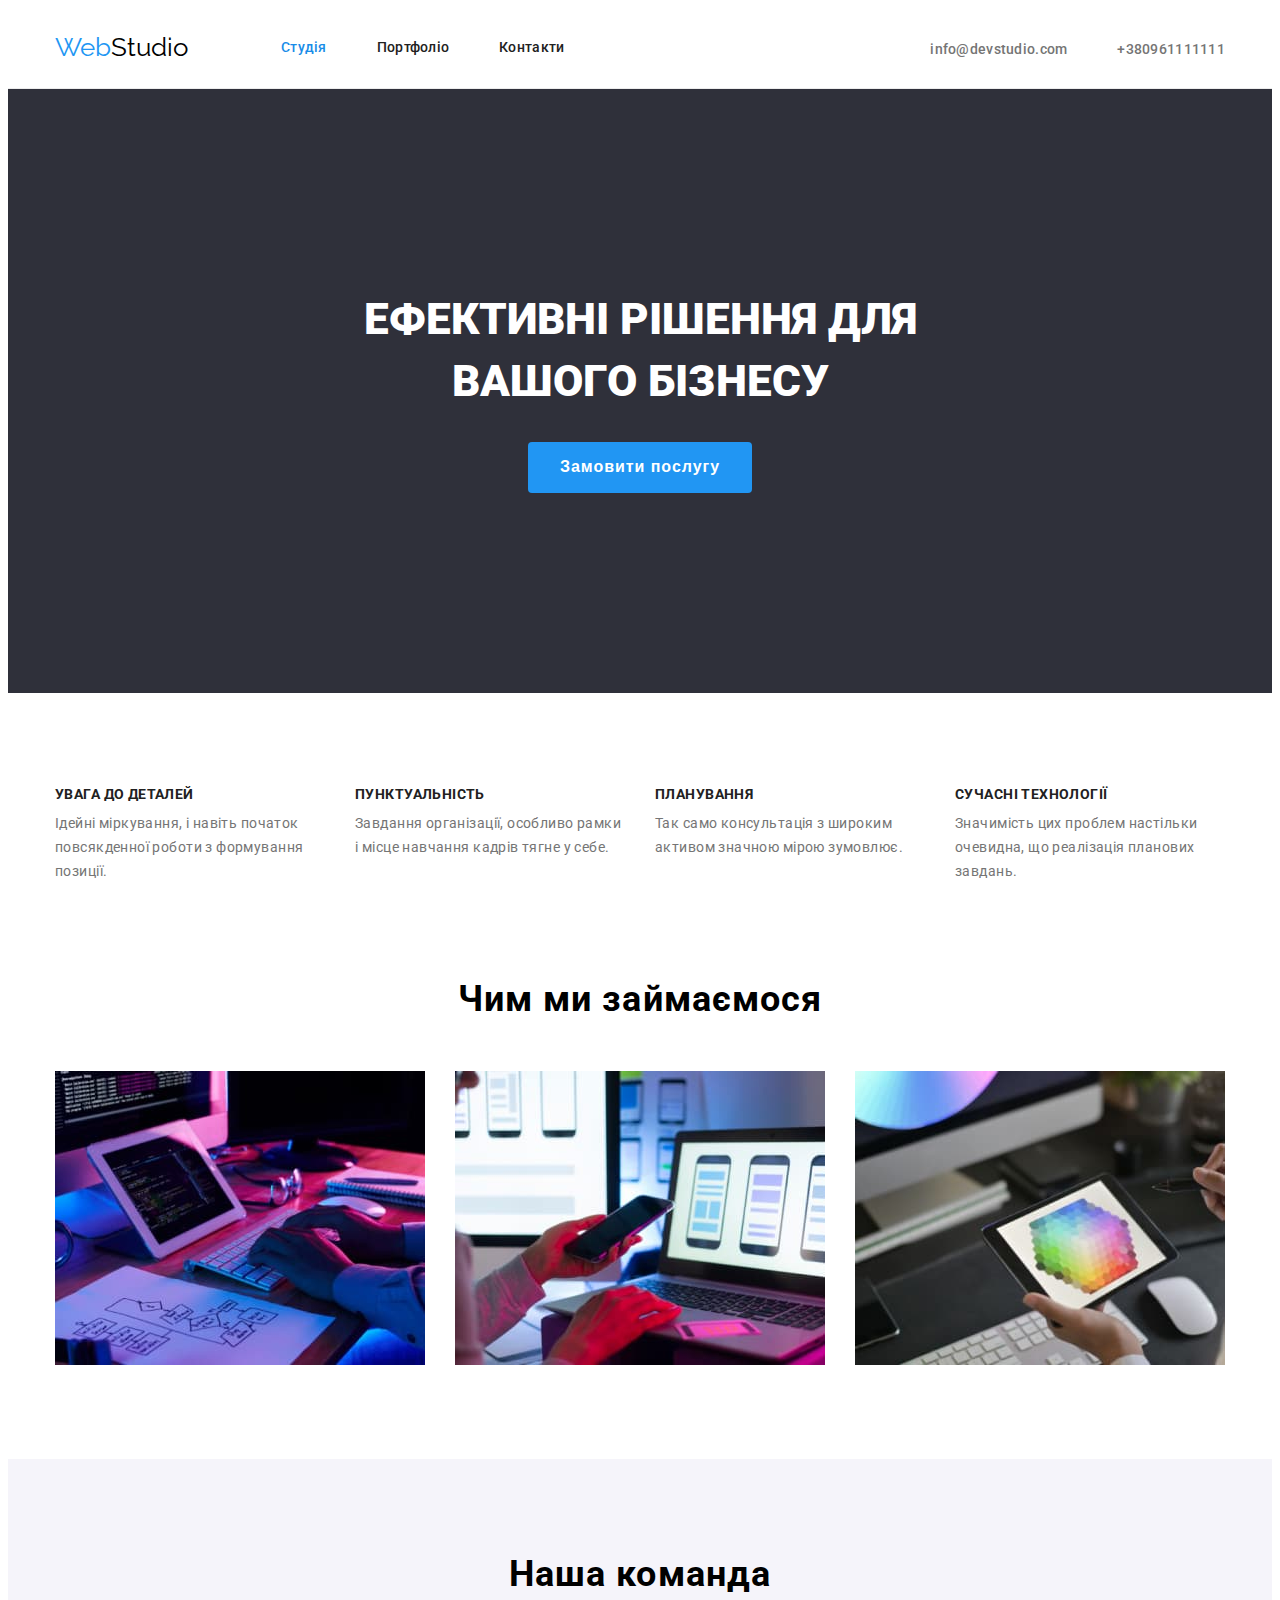
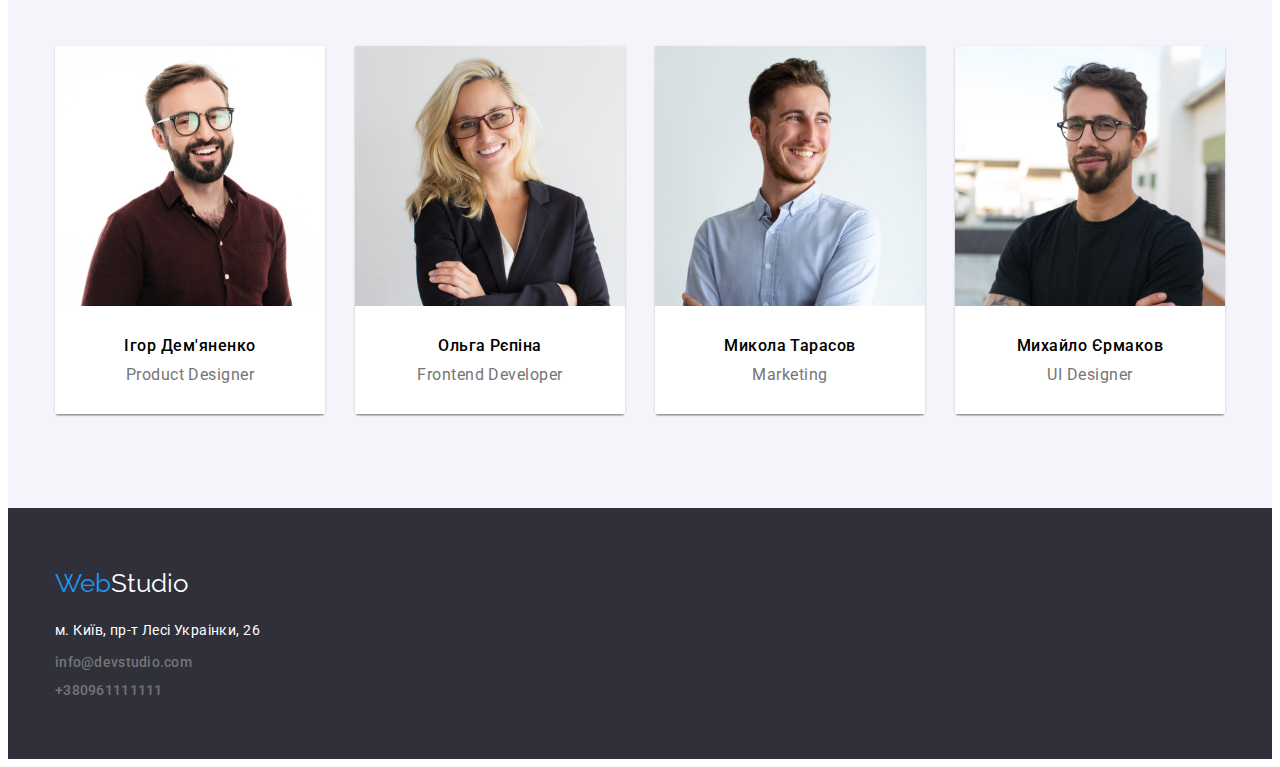
<file: index.html>
<!DOCTYPE html>
<html lang="uk">
<head>
    <meta charset="UTF-8">
    <meta http-equiv="X-UA-Compatible" content="IE=edge">
    <meta name="viewport" content="width=device-width, initial-scale=1.0">
    <!-- Fonts -->
    <link href="https://fonts.googleapis.com/css2?family=Raleway:wght@700&family=Roboto:wght@400;500;700;900&display=swap" rel="stylesheet">
    <!-- Styles -->
    <link rel="stylesheet" href="https://cdnjs.cloudflare.com/ajax/libs/modern-normalize/1.1.0/modern-normalize.min.css" integrity="sha512-wpPYUAdjBVSE4KJnH1VR1HeZfpl1ub8YT/NKx4PuQ5NmX2tKuGu6U/JRp5y+Y8XG2tV+wKQpNHVUX03MfMFn9Q==" crossorigin="anonymous" referrerpolicy="no-referrer" />
    <link rel="stylesheet" href="./css/styles.css">
    <title>WebStudio</title>
</head>
<body>
    <header class="header">
        <div class="container header-container">
                <nav class="header-nav">
                    <a class="header-logo link" href="./index.html">Web<span class="header-logo-second">Studio</span></a>
                <ul class="header-menu list">
                    <li><a class="header-link current link" href="./index.html">Студія</a></li>
                    <li><a class="header-link link" href="./portfolio.html">Портфоліо</a></li>
                    <li><a class="header-link link" href="#">Контакти</a></li>
                </ul> 
                </nav>
                <ul class="header-contact list">
                    <li><a class="address-link link" href="mailto:info@devstudio.com">info@devstudio.com</a></li>
                    <li><a class="address-link link" href="tel:+380961111111">+380961111111</a></li>
                </ul>
        </div>
    </header>
    <main>
        <section class="main-section-primary">
            <div class="hero-wrap">
                <h1>Ефективні рішення для вашого бізнесу</h1>
                <button class="hero-button" type="button">Замовити послугу</button>
            </div>
        </section> 
        <section class="section-wrap">
            <div class="container">
                <!--TODO:Приховати h2 в CSS щоб не порушувати порядок заголовків -->
                <h2 class="visual-hidden">Характеристики нашої команди</h2>
                    <ul class="benefits list">
                        <li class="benefits-list">
                            <h3 class="subtitle">Увага до деталей</h3>
                            <p class="subtext">Ідейні міркування, і навіть початок повсякденної роботи з формування позиції.</p>
                        </li>
                        <li class="benefits-list">
                            <h3 class="subtitle">Пунктуальність</h3>
                            <p class="subtext">Завдання організації, особливо рамки і місце навчання кадрів тягне у себе.</p>
                        </li>
                        <li class="benefits-list">
                            <h3 class="subtitle">Планування</h3>
                            <p class="subtext">Так само консультація з широким активом значною мірою зумовлює.</p>
                        </li>
                        <li class="benefits-list">
                            <h3 class="subtitle">Сучасні технології</h3>
                            <p class="subtext">Значимість цих проблем настільки очевидна, що реалізація планових завдань.</p>
                        </li>
                    </ul>
                </div>
            </div>
        </section>
        <section class="section-service">
            <div class="container">
                <h2 class="section-title">Чим ми займаємося</h2>
            <ul class="service list">
                <li><img class="img-list" src="./images/box1.jpg" width="370" alt="програмування"></li>
                <li><img class="img-list" src="./images/1img.jpg" width="370" alt="телефон"></li>
                <li><img class="img-list" src="./images/2img.jpg" width="370" alt="колір"></li>
            </ul>
            </div>
        </section>
        <section class="team-section">
            <div class="container">
                <h2 class="section-title">Наша команда</h2>
            <ul class="our-team list">
                <li class="team-card">
                    <img class="img-team" src="./images/team1.jpg" width="270" alt="Дезайнер продукту">
                    <div class="team-group">
                        <h3 class="team-name">Ігор Дем'яненко</h3>
                        <p class="team-text">Product Designer</p>
                    </div>
                </li>
                <li class="team-card">
                    <img class="img-team" src="./images/team2.jpg" width="270" alt="Фронтент девелопер">
                    <div class="team-group">
                        <h3 class="team-name">Ольга Рєпіна</h3>
                        <p class="team-text">Frontend Developer</p>
                    </div>
                </li>
                <li class="team-card">
                    <img class="img-team" src="./images/team3.jpg" width="270" alt="Маркетинг">
                    <div class="team-group">
                        <h3 class="team-name">Микола Тарасов</h3>
                        <p class="team-text">Marketing</p>
                    </div>
                </li>
                <li class="team-card">
                    <img class="img-team" src="./images/team4.jpg" width="270" alt="Дизайнер">
                    <div class="team-group">
                        <h3 class="team-name">Михайло Єрмаков</h3>
                        <p class="team-text">UI Designer</p>
                    </div>
                </li>
            </ul>
            </div>
        </section>
    </main>
    <footer class="footer">
        <div class="container">
            <a class="footer-logo link" href="./index.html">Web<span class="footer-logo-second">Studio</span></a>
        <address>
            <ul class="list">
                <li class="address-list"><a class="address-place link" href="https://goo.gl/maps/CPtrU1FHBa2aNyZL9" target="_blank" rel="noopener noreferrer nofollow">м. Київ, пр-т Лесі Украінки, 26</a>  
                </li>
                <li class="address-list"> <a class="address-link link" href="mailto:info@devstudio.com">info@devstudio.com</a></li>
                <li class="address-list"><a class="address-link  link" href="tel:+380961111111">+380961111111</a></li>
            </ul>
        </address>
            </div>
        </div>
    </footer>
</body>
</html>
</file>
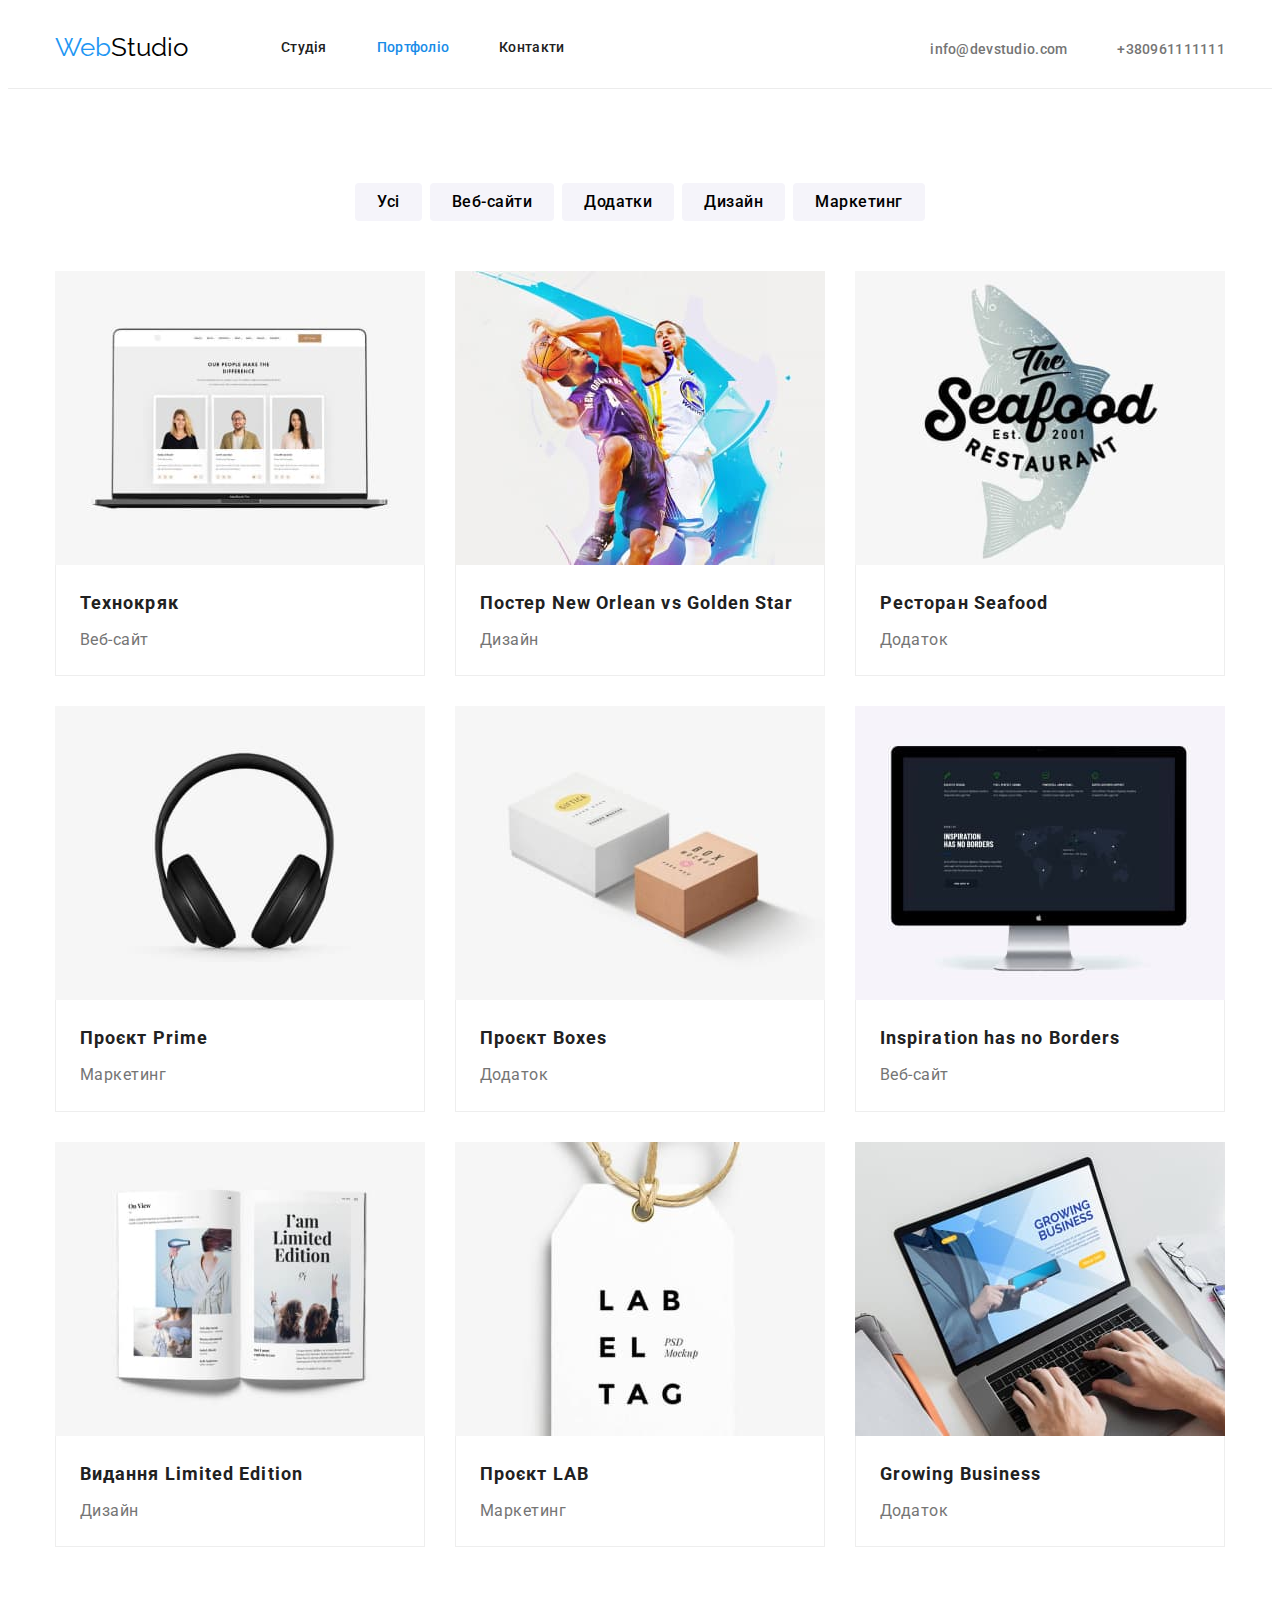
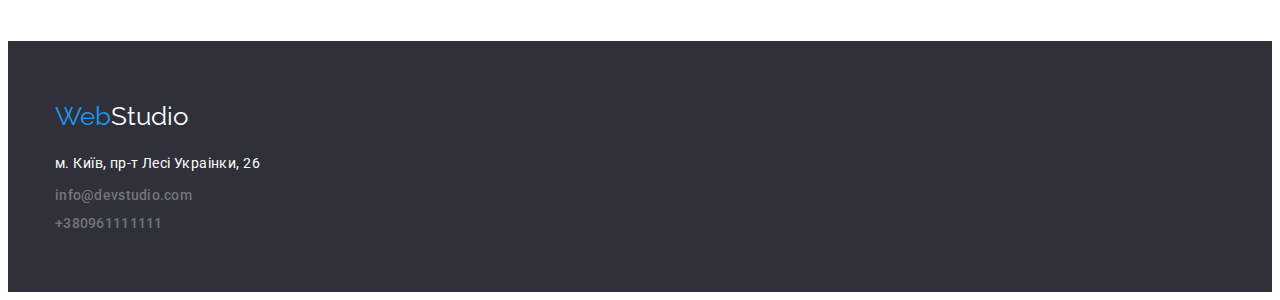
<file: portfolio.html>
<!DOCTYPE html>
<html lang="uk">
<head>
    <meta charset="UTF-8">
    <meta http-equiv="X-UA-Compatible" content="IE=edge">
    <meta name="viewport" content="width=device-width, initial-scale=1.0">
    <!-- Fonts -->
    <link href="https://fonts.googleapis.com/css2?family=Raleway:wght@700&family=Roboto:wght@400;500;700;900&display=swap" rel="stylesheet">
    <!-- Styles -->
    <link rel="stylesheet" href="https://cdnjs.cloudflare.com/ajax/libs/modern-normalize/1.1.0/modern-normalize.min.css" integrity="sha512-wpPYUAdjBVSE4KJnH1VR1HeZfpl1ub8YT/NKx4PuQ5NmX2tKuGu6U/JRp5y+Y8XG2tV+wKQpNHVUX03MfMFn9Q==" crossorigin="anonymous" referrerpolicy="no-referrer" />
    <link rel="stylesheet" href="./css/styles.css">
    <title>Portfolio</title>
</head>
<body>
    <header class="header">
        <div class="container header-container">
                <nav class="header-nav">
                    <a class="header-logo link" href="./index.html">Web<span class="header-logo-second">Studio</span></a>
                <ul class="header-menu list">
                    <li><a class="header-link  link" href="./index.html">Студія</a></li>
                    <li><a class="header-link current link" href="./portfolio.html">Портфоліо</a></li>
                    <li><a class="header-link link" href="#">Контакти</a></li>
                </ul> 
                </nav>
                <ul class="header-contact list">
                    <li><a class="address-link link" href="mailto:info@devstudio.com">info@devstudio.com</a></li>
                    <li><a class="address-link link" href="tel:+380961111111">+380961111111</a></li>
                </ul>
        </div>
    </header>
    <main>
        <section class="section-filter">
            <div class="container">
                <h1 class="visual-hidden">Усі сервіси</h1>
                <ul class="filter list">
                    <li><button class="button-filter" type="button">Усі</button></li>
                    <li><button class="button-filter" type="button">Веб-сайти</button></li>
                    <li><button class="button-filter" type="button">Додатки</button></li>
                    <li><button class="button-filter" type="button">Дизайн</button></li>
                    <li><button class="button-filter" type="button">Маркетинг</button></li>
                </ul>
            <ul class="portfolio-gallery list">
                <li class="card-gallery">
                    <a class="link" href="#">
                        <img src="./images/port-techno.jpg" alt="Екран ноута" width="370">
                        <div class="title-gallery">
                            <h2 class="projects-titles link">Технокряк</h2>
                            <p class="projects-text">Веб-сайт</p>
                        </div>
                    </a>
                </li>
                <li class="card-gallery">
                    <a class="link" href="#">
                        <img src="./images/port-basket.jpg" alt="Постер баскетбол" width="370">
                        <div class="title-gallery">
                            <h2 class="projects-titles ">Постер New Orlean vs Golden Star</h2>
                            <p class="projects-text">Дизайн</p>
                        </div>
                    </a>
                </li>
                <li class="card-gallery">
                    <a class="link" href="#">
                        <img src="./images/port-seafood.jpg" alt="Ресторан" width="370">
                        <div class="title-gallery">
                            <h2 class="projects-titles ">Ресторан Seafood</h2>
                            <p class="projects-text">Додаток</p>
                        </div>
                    </a>
                </li>
                <li class="card-gallery">
                    <a class="link" href="#">
                        <img src="./images/port-prime.jpg" alt="Наушники" width="370">
                        <div class="title-gallery">
                            <h2 class="projects-titles ">Проєкт Prime</h2>
                            <p class="projects-text">Маркетинг</p>
                        </div>
                    </a>
                </li>
                <li class="card-gallery">
                    <a  class="link" href="#">
                        <img src="./images/port-boxes.jpg" alt="Коробки" width="370">
                        <div class="title-gallery">
                            <h2 class="projects-titles link">Проєкт Boxes</h2>
                            <p class="projects-text">Додаток</p>
                        </div>
                    </a>
                </li>
                <li class="card-gallery">
                    <a class="link" href="#">
                        <img src="./images/port-monitor.jpg" alt="Монітор" width="370">
                        <div class="title-gallery">
                            <h2 class="projects-titles ">Inspiration has no Borders</h2>
                            <p class="projects-text">Веб-сайт</p>
                        </div>
                    </a>
                </li>
                <li class="card-gallery">
                    <a class="link" href="#">
                        <img src="./images/port-book.jpg" alt="Книжка" width="370">
                        <div class="title-gallery">
                            <h2 class="projects-titles link">Видання Limited Edition</h2>
                            <p class="projects-text">Дизайн</p>
                        </div>
                    </a>
                </li>
                <li class="card-gallery">
                    <a class="link" href="#">
                        <img src="./images/port-lab.jpg" alt="проект лаб" width="370">
                        <div class="title-gallery">
                            <h2 class="projects-titles ">Проєкт LAB</h2>
                            <p class="projects-text">Маркетинг</p>
                        </div>
                    </a>
                </li>
                <li class="card-gallery">
                    <a class="link" href="#">
                        <img src="./images/port-laptop.jpg" alt="Ноутбук" width="370">
                        <div class="title-gallery">
                            <h2 class="projects-titles">Growing Business</h2>
                            <p class="projects-text">Додаток</p>
                        </div>
                    </a>
                </li>
            </ul>
            </div>
            </div>
        </section>
    </main>
    <footer class="footer">
        <div class="container">
            <a class="footer-logo link" href="./index.html">Web<span class="footer-logo-second">Studio</span></a>
        <address>
            <ul class="list">
                <li class="address-list"><a class="address-place link" href="https://goo.gl/maps/CPtrU1FHBa2aNyZL9" target="_blank" rel="noopener noreferrer nofollow">м. Київ, пр-т Лесі Украінки, 26</a>  
                </li>
                <li class="address-list"> <a class="address-link link" href="mailto:info@devstudio.com">info@devstudio.com</a></li>
                <li class="address-list"><a class="address-link  link" href="tel:+380961111111">+380961111111</a></li>
            </ul>
        </address>
            </div>
        </div>
    </footer>
</body>
</html>
</file>
<file: css/styles.css>
/* font-family: 'Raleway', sans-serif;
font-family: 'Roboto', sans-serif; */
:root {
    --logo-color-main:#2196F3;
    --logo-color-header:#000000;
    --logo-color-footer: #FFFFFF;
    --background-footer-color: #2F303A;
    --primary-text-color: #212121;
    --primary-address-color: #757575;
    --section-color-background:#F5F4FA;
    --hero-button-hover: #188CE8;
}



*{
    box-sizing: border-box;
}
body {
    font-family: Roboto,sans-serif;
}
.button {
    cursor: pointer;
}
.link {
    text-decoration: none;
}
.list {
    margin: 0;
    padding: 0;
    list-style-type: none;
}
/* Header */
.header {
    border-bottom: 1px solid #ECECEC;
}
.header-logo {
    padding: 24px 0 25px 0;
    color: var(--logo-color-main);
    font-family: 'Raleway',sans-serif;
    font-size: 26px;
    line-height: 1.2;
}
.header-logo-second {
    color: var(--logo-color-header);
}
.container {
    max-width: 1200px;
    margin: 0 auto;
    padding: 0 15px;
}
.header-container {
    display: flex;
    align-items: center;
    justify-content: space-between;
}
.header-nav {
    display: flex;
    flex-grow: 1;
    justify-content: start;
    align-items: center;
    gap: 93px;
}
.header-menu {
    display: flex;
    align-items:center;
    gap: 50px;
}
.header-contact {
    display: flex;
    align-items: center;
    gap: 50px;
}
.header-link {
    display: inline-block;
    padding: 32px 0;
    color: var(--primary-text-color);
    font-weight: 500;
    font-size: 14px;
    line-height: 1.1;
    letter-spacing: 0.02em;
}
.header-link:hover, .header-link:focus {
    color: var(--logo-color-main);
}
.address-link {
    display: inline-block;
    margin-bottom: 9px;
    color: var(--primary-address-color);
    font-weight: 500;
    font-size: 14px;
    line-height: 1.1;
    letter-spacing: 0.02em;
    font-style: normal;
}
.address-link:last-child {
    margin-bottom: 0;
}
.address-link:hover, .address-link:focus {
    color: var(--logo-color-main);
}

.footer {
    padding: 60px 0;
    background-color: var(--background-footer-color);
}

.footer-logo {
    display: inline-block;
    margin-bottom: 20px;
    color: var(--logo-color-main);
    font-family: 'Raleway';
    font-size: 26px;
    line-height: 1.2;
}
.footer-logo-second {
    color: var(--logo-color-footer);
}
.address-place {
    display: inline-block;
    color: var(--logo-color-footer);
    font-size: 14px;
    line-height: 1.7;
    letter-spacing: 0.03em;
    font-style: normal;
}
.address-place:hover, .address-place:focus {
    color: var(--logo-color-main);
}
.address-list:not(:last-child) {
    margin-bottom: 9px;
}
.main-section-primary {
    padding: 200px 0;
    background-color: var(--background-footer-color);
    text-align: center;
    text-transform: uppercase;
}
h1 {
    color: var(--logo-color-footer);
    font-family: 'Roboto';
    font-weight: 900;
    font-size: 44px;
    line-height: 1.4;
    margin-top: 0;
    margin-bottom: 30px;
}
.hero-wrap {
    max-width: 696px;
    margin-left: auto;
    margin-right: auto;
}
.hero-button {
    padding: 10px 32px;
    background-color: var(--logo-color-main);
    color: var(--logo-color-footer);
    font-weight: 700;
    font-size: 16px;
    line-height: 1.9;
    text-align: center;
    letter-spacing: 0.06em;
    cursor: pointer;
    border: none;
    border-radius: 4px;
}
.hero-button:hover, .hero-button:focus {
    background-color: var(--hero-button-hover) ;
    box-shadow: 0px 4px 4px rgba(0, 0, 0, 0.15);
}
.section-wrap {
    padding: 94px 0;
}
.visual-hidden {
    position: absolute;
    width: 1px;
    height: 1px;
    margin: -1px;
    border: 0;
    padding: 0;
    white-space: nowrap;
    clip-path: inset(100%);
    clip: rect(0 0 0 0);
    overflow: hidden;
}
.benefits {
    display: flex;
    gap: 30px;
}
.benefits-list {

    width: 270px;
}

.subtitle {
    margin: 0 0 10px 0;
    color: var(--primary-text-color);
    font-weight: 700;
    font-size: 14px;
    line-height: 1.1;
    letter-spacing: 0.03em;
    text-transform: uppercase;
}
.subtext {
    margin: 0 auto;
    color:var(--primary-address-color);
    font-size: 14px;
    line-height: 1.7;
    letter-spacing: 0.03em;
}
.section-service {
    padding-bottom: 94px;
}
.service {
    display: flex;
    gap: 30px;
}
.img-list {
    display: block;
}
.team-section {
    padding: 94px 0;
    background-color: var(--section-color-background);
}
.section-title {
    margin: 0 0 50px 0;
    font-weight: 700;
    font-size: 36px;
    line-height: 1.2;
    text-align: center;
    letter-spacing: 0.03em
}
.img-team {
    display: block; 
}
.team-card {
    box-shadow: 0px 1px 3px rgba(0, 0, 0, 0.12), 0px 1px 1px rgba(0, 0, 0, 0.14), 0px 2px 1px rgba(0, 0, 0, 0.2);
    border-radius: 0px 0px 4px 4px;
}
.our-team {
    display: flex;
    gap: 30px;
}
.team-group {
    padding: 30px;
    background-color: var(--logo-color-footer);
}
.team-name {
    margin: 0 0 10px 0;
    font-weight: 500;
    font-size: 16px;
    line-height: 1.2;
    text-align: center;
    letter-spacing: 0.03em
}
.team-text {
    margin: 0 auto;
    color: var(--primary-address-color);
    font-size: 16px;
    line-height: 1.2;
    text-align: center;
    letter-spacing: 0.03em;
}
/* Портфоліо */
.header-link.current {
    color: var(--hero-button-hover);
}
.section-filter {
    padding: 94px 0;

}
.filter {
    margin-bottom: 50px;
    display: flex;
    justify-content: center;
    gap: 8px;
}
.button-filter {
    padding: 6px 22px;
    background-color:  var(--section-color-background);
    border-radius: 4px;
    border: none;
    cursor: pointer;
    font-weight: 500;
    font-size: 16px;
    line-height: 1.6;
    text-align: center;
    letter-spacing: 0.03em;
    font-family: inherit;
}
.button-filter:hover, .button-filter:focus {
    color: var(--logo-color-footer);
    background-color: var(--logo-color-main);
}
.card-gallery img {
    display: block;
}
.title-gallery {
    padding: 20px 24px;
    border: 1px solid #EEEEEE;
    border-top: none;
}
.portfolio-gallery {
    flex-wrap: wrap;
    display: flex;
    gap: 30px;
}
.projects-titles {
    margin: 0 0 4px 0;
    color: var(--primary-text-color);
    font-weight: 700;
    font-size: 18px;
    line-height: 2;
    letter-spacing: 0.06em
}
.projects-text {
    margin: 0 auto;
    color: var(--primary-address-color);
    font-size: 16px;
    line-height: 1.9;
    letter-spacing: 0.03em;
}
</file>
